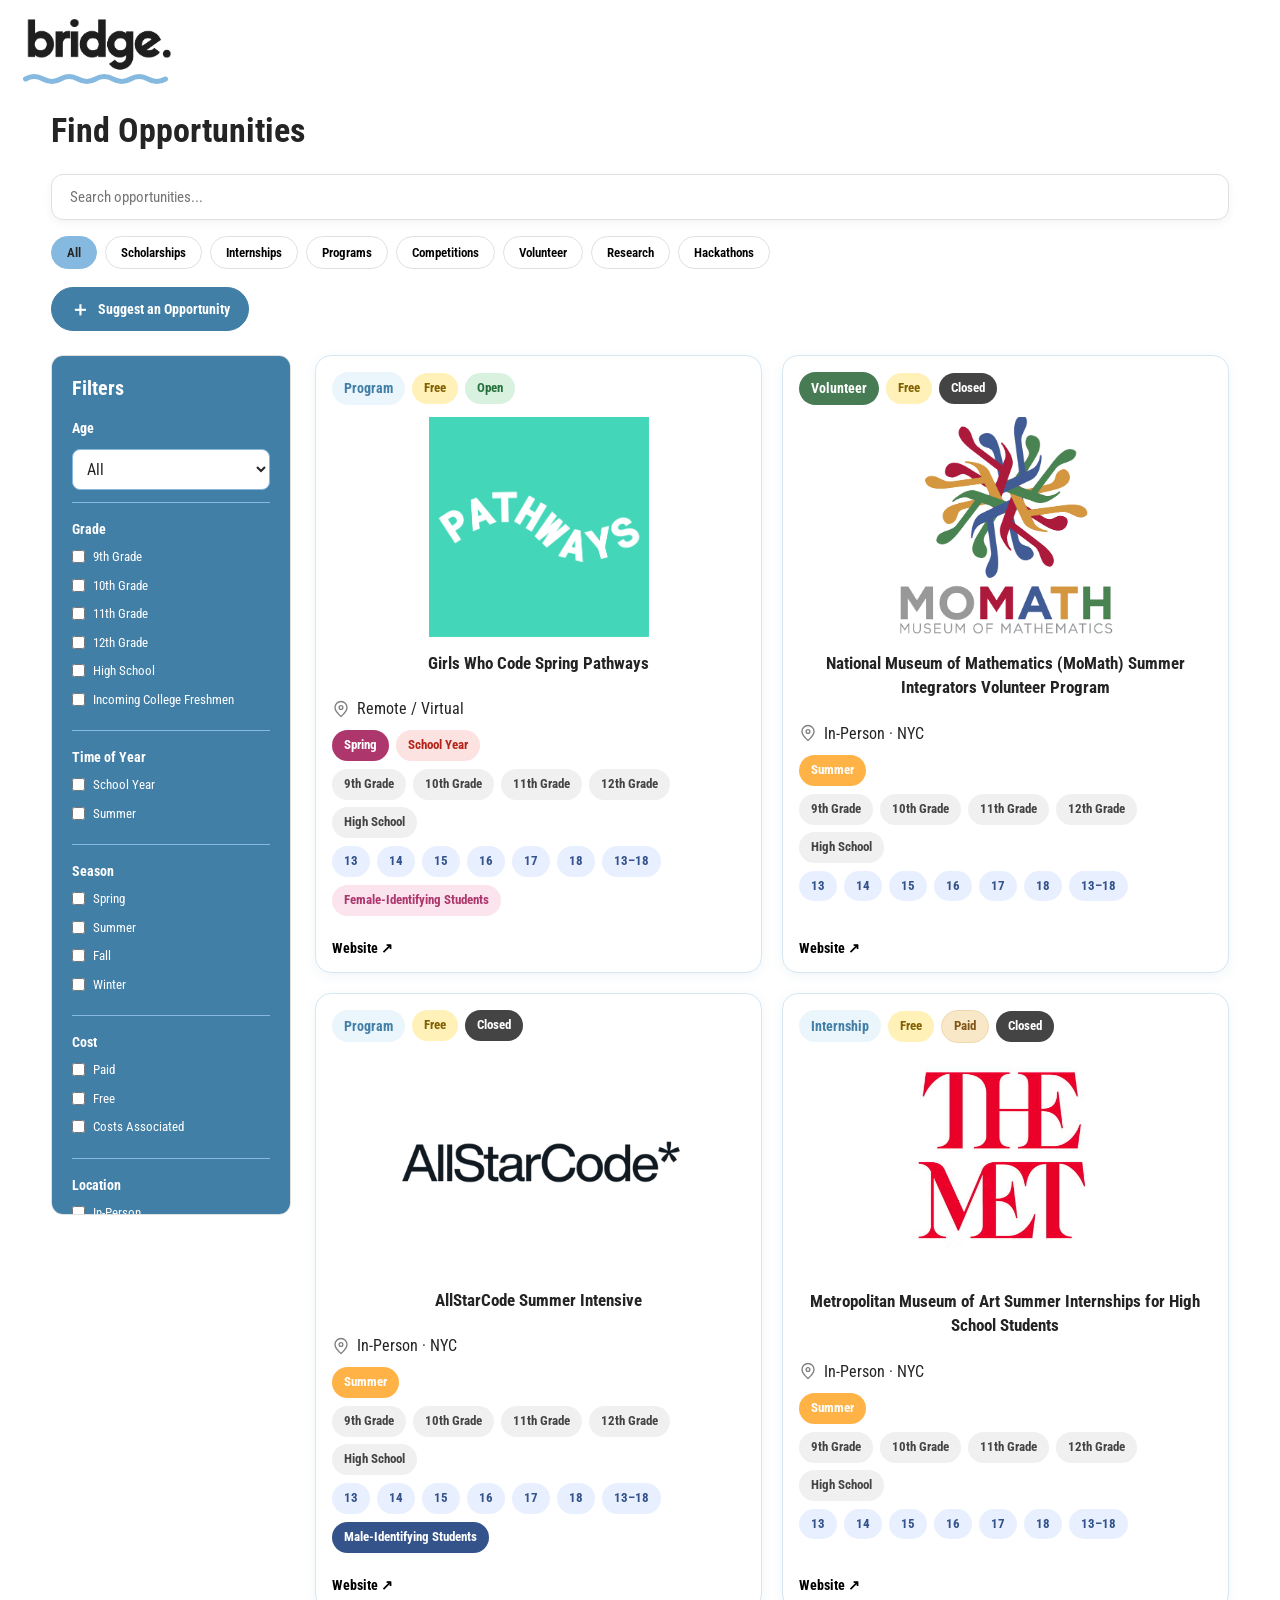
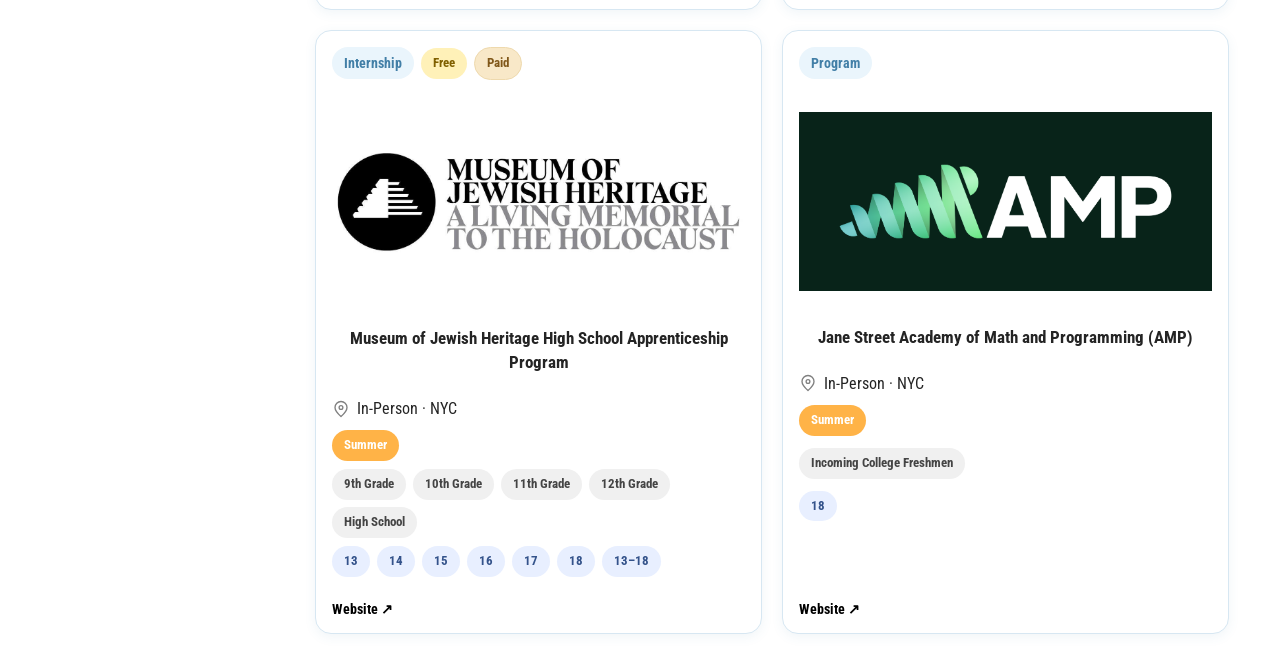
<file: index.html>
<!DOCTYPE html>
<html lang="en-US">
<head>
    <meta charset="UTF-8">
    <meta name="viewport" content="width=device-width, initial-scale=1.0">
    <meta name="theme-color" content="#ffffff">

    <title>Bridge</title>

    <link rel="stylesheet" href="opportunities.css">

    <link rel="preconnect" href="https://fonts.googleapis.com">
    <link rel="preconnect" href="https://fonts.gstatic.com" crossorigin>
    <link
        href="https://fonts.googleapis.com/css2?family=Roboto+Condensed:wght@400;500;600;700&display=swap"
        rel="stylesheet"
    >
</head>

<body>
    <div class="layout">

        <header class="navbar">
            <a href="index.html" class="logo-container" aria-label="Bridge home">
                <img
                    src="images/bridge-logo-removebg-preview.png"
                    alt="Bridge logo"
                    width="150"
                >

                <svg
                    class="squiggly-line"
                    viewBox="0 0 300 24"
                    xmlns="http://www.w3.org/2000/svg"
                    aria-hidden="true"
                >
                    <path
                        d="M3 12 Q20 2 38 12 T73 12 T108 12 T143 12 T178 12 T213 12 T248 12 T283 12"
                        fill="none"
                        stroke="#85b9df"
                        stroke-width="10"
                        stroke-linecap="round"
                    />
                </svg>
            </a>
        </header>

        <main class="main">
            <h1 class="page-title">
                Find Opportunities
            </h1>

            <section class="search-section" aria-label="Search opportunities">
                <input
                    type="search"
                    id="searchBar"
                    placeholder="Search opportunities..."
                    aria-label="Search opportunities"
                >

                <div class="filter-buttons" aria-label="Opportunity categories">
                    <button type="button" data-category="all" class="active">All</button>
                    <button type="button" data-category="Scholarship">Scholarships</button>
                    <button type="button" data-category="Internship">Internships</button>
                    <button type="button" data-category="Program">Programs</button>
                    <button type="button" data-category="Competition">Competitions</button>
                    <button type="button" data-category="Volunteer">Volunteer</button>
                    <button type="button" data-category="Research">Research</button>
                    <button type="button" data-category="Hackathon">Hackathons</button>
                </div>

              <button type="button" id="suggestOpportunityBtn">
    <span aria-hidden="true">＋</span>
    Suggest an Opportunity
</button>  
            </section>

<dialog id="suggestOpportunityDialog" class="suggest-dialog">
    <div class="suggest-dialog-header">
        <div>
            <h2>Suggest an Opportunity</h2>
            <p>Know of a great opportunity we're missing? Send it our way!</p>
        </div>

        <button
            type="button"
            class="suggest-close"
            id="closeSuggestDialog"
            aria-label="Close form"
        >&times;</button>
    </div>

    <form id="suggestOpportunityForm">
        <p class="required-note">Fields marked * are required.</p>

        <div class="suggest-form-group">
            <label for="suggestTitle">Opportunity Name *</label>
            <input
                type="text"
                id="suggestTitle"
                name="Opportunity"
                required
            >
        </div>

        <div class="suggest-form-group">
            <label for="suggestOrganization">Organization *</label>
            <input
                type="text"
                id="suggestOrganization"
                name="Organization"
                maxlength="150"
                required
            >
        </div>

        <div class="suggest-form-group">
            <label for="suggestWebsite">Official Website *</label>
            <input
                type="url"
                id="suggestWebsite"
                name="Website"
                pattern="https://.*"
                title="Enter a website address beginning with https://"
                required
            >
        </div>

        <div class="suggest-form-group">
    <label for="suggestLogo">Logo / Image</label>
    <input type="file" id="suggestLogo" name="Logo" accept="image/*">
</div>

        <div class="suggest-form-group">
            <label for="suggestCategory">Category *</label>
            <select id="suggestCategory" name="Category" required>
                <option value="Scholarship">Scholarship</option>
                <option value="Internship">Internship</option>
                <option value="Program">Program</option>
                <option value="Competition">Competition</option>
                <option value="Volunteer">Volunteer</option>
                <option value="Research">Research</option>
                <option value="Hackathon">Hackathon</option>
            </select>
        </div>

        <div class="suggest-form-row">
            <div class="suggest-form-group">
                <label for="suggestGrades">Eligible Grades *</label>
                <select id="suggestGrades" name="Grades">
                    <option value="9th Grade">9th Grade</option>
                    <option value="10th Grade">10th Grade</option>
                    <option value="11th Grade">11th Grade</option>
                    <option value="12th Grade">12th Grade</option>
                    <option value="High School Underclassman">High School Underclassman</option>
                    <option value="High School Upperclassman">High School Upperclassman</option>
                    <option value="High School">High School</option>
                    <option value="Incoming College Freshman">Incoming College Freshman</option>
                </select>
            </div>

            <div class="suggest-form-group">
                <label for="suggestAge">Eligible Ages *</label>
                <select id="suggestAge" name="Age">
                    <option value="13">13</option>
                    <option value="14">14</option>
                    <option value="15">15</option>
                    <option value="16">16</option>
                    <option value="17">17</option>
                    <option value="18">18</option>
                    <option value="13-18">13 - 18</option>
                </select>
            </div>

            <div class="suggest-form-group">
                <label for="suggestGender">Gender *</label>
                <select id="suggestGender" name="Gender">
                    <option value="Both">Both</option>
                    <option value="Female">Female-Identifying</option>
                    <option value="Male">Male-Identifying</option>
                </select>
            </div>
        </div>

        <div class="suggest-form-row">
            <div class="suggest-form-group">
                <label for="suggestCost">Cost *</label>
                <select id="suggestCost" name="Cost">
                    <option value="Free">Free</option>
                    <option value="Paid">Paid</option>
                    <option value="Costs Associated">Costs Associated</option>
                </select>
            </div>

            <div class="suggest-form-group">
                <label for="suggestLocation">Location *</label>
                <select id="suggestLocation" name="Location">
                    <option value="In-Person">In-Person</option>
                    <option value="Virtual">Virtual</option>
                    <option value="Hybrid">Hybrid</option>
                </select>
            </div>
</div>

        <div class="suggest-form-row">
        <div class="suggest-form-group">
            <label for="suggestYearTime">Time of Year *</label>
            <select id="suggestYearTime" name="Time">
                <option value="Summer">Summer</option>
                <option value="School Year">School Year</option>
            </select>
        </div>

        <div class="suggest-form-group">
            <label for="suggestSeason">Season *</label>
            <select id="suggestSeason" name="Season">
                <option value="Winter">Winter</option>
                <option value="Spring">Spring</option>
                <option value="Summer">Summer</option>
                <option value="Fall">Fall</option>
            </select>
        </div>
        </div>

            <div class="suggest-form-group">
                <label for="suggestDeadline">Deadline</label>
                <input
                    type="date"
                    id="suggestDeadline"
                    name="Deadline"
                >
            </div>

        <p class="suggest-review-note">
            Submissions are suggestions, not guaranteed listings.
            Every opportunity will be reviewed before it is published.
        </p>

        <p id="suggestFormStatus" role="status" aria-live="polite"></p>

        <div class="suggest-form-actions">
            <button type="button" id="cancelSuggestBtn" class="suggest-cancel-btn">
                Cancel
            </button>
            <button type="submit" class="suggest-submit-btn">
                Submit for Review <span aria-hidden="true">→</span>
            </button>
        </div>
    </form>
</dialog>

            <aside class="filter-sidebar" aria-label="Opportunity filters">
                <h2>Filters</h2>

                <div class="filter-group">
                    <label for="ageSelect">Age</label>
                    <select id="ageSelect" data-filter="age">
                        <option value="">All</option>
                        <option value="13">13</option>
                        <option value="14">14</option>
                        <option value="15">15</option>
                        <option value="16">16</option>
                        <option value="17">17</option>
                        <option value="18">18</option>
                    </select>
                </div>

                <fieldset class="filter-group">
                    <legend>Grade</legend>
                    <label><input type="checkbox" value="9th Grade" data-filter="grades"> 9th Grade</label>
                    <label><input type="checkbox" value="10th Grade" data-filter="grades"> 10th Grade</label>
                    <label><input type="checkbox" value="11th Grade" data-filter="grades"> 11th Grade</label>
                    <label><input type="checkbox" value="12th Grade" data-filter="grades"> 12th Grade</label>
                    <label><input type="checkbox" value="High School" data-filter="grades"> High School</label>
                    <label><input type="checkbox" value="Incoming College Freshmen" data-filter="grades"> Incoming College Freshmen</label>
                </fieldset>

                <fieldset class="filter-group">
                    <legend>Time of Year</legend>
                    <label><input type="checkbox" value="School Year" data-filter="time"> School Year</label>
                    <label><input type="checkbox" value="Summer" data-filter="time"> Summer</label>
                </fieldset>

                <fieldset class="filter-group">
                    <legend>Season</legend>
                    <label><input type="checkbox" value="Spring" data-filter="season"> Spring</label>
                    <label><input type="checkbox" value="Summer" data-filter="season"> Summer</label>
                    <label><input type="checkbox" value="Fall" data-filter="season"> Fall</label>
                    <label><input type="checkbox" value="Winter" data-filter="season"> Winter</label>
                </fieldset>

                <fieldset class="filter-group">
                    <legend>Cost</legend>
                    <label><input type="checkbox" value="Paid" data-filter="cost"> Paid</label>
                    <label><input type="checkbox" value="Free" data-filter="cost"> Free</label>
                    <label><input type="checkbox" value="Costs Associated" data-filter="cost"> Costs Associated</label>
                </fieldset>

                <fieldset class="filter-group">
                    <legend>Location</legend>
                    <label><input type="checkbox" value="In-Person" data-filter="location"> In-Person</label>
                    <label><input type="checkbox" value="Virtual" data-filter="location"> Virtual</label>
                </fieldset>

                <fieldset class="filter-group">
                    <legend>Status</legend>
                    <label><input type="checkbox" value="Open" data-filter="status"> Open</label>
                    <label><input type="checkbox" value="Closed" data-filter="status"> Closed</label>
                    <label><input type="checkbox" value="Ends Soon" data-filter="status"> Ends Soon</label>
                </fieldset>

                <fieldset class="filter-group">
                    <legend>Gender</legend>
                    <label>
                        <input type="checkbox" value="Female-Identifying Students" data-filter="gender">
                        Female-Identifying Students
                    </label>
                    <label>
                        <input type="checkbox" value="Male-Identifying Students" data-filter="gender">
                        Male-Identifying Students
                    </label>
                </fieldset>

                <button type="button" id="resetFilters">Reset Filters</button>
            </aside>

            <section class="card-grid" id="cardGrid" aria-label="Available opportunities">

                <article
                    class="card"
                    data-category="Program"
                    data-time="School Year"
                    data-season="Spring"
                    data-cost="Free"
                    data-location="Virtual"
                    data-status="Open"
                    data-gender="Female-Identifying Students"
                    data-grades="9th Grade,10th Grade,11th Grade,12th Grade,High School"
                    data-ages="13,14,15,16,17,18,All Ages"
                >
                    <div class="card-top-tags">
                        <span class="tag program">Program</span>
                        <span class="detail-tag free-tag">Free</span>
                        <span class="detail-tag open-tag">Open</span>
                    </div>

                    <img src="images/pathways_icon@2x.png" alt="Girls Who Code logo">

                    <h3>Girls Who Code Spring Pathways</h3>

                    <div class="opportunity-details">
                        <div class="location-info">
                            <svg
                                class="location-pin"
                                viewBox="0 0 24 24"
                                fill="none"
                                stroke="currentColor"
                                stroke-width="1.8"
                                stroke-linecap="round"
                                stroke-linejoin="round"
                                aria-hidden="true"
                            >
                                <path d="M20 10c0 5-8 12-8 12S4 15 4 10a8 8 0 1 1 16 0Z"/>
                                <circle cx="12" cy="10" r="2.5"/>
                            </svg>
                            <span>Remote / Virtual</span>
                        </div>

                        <div class="opportunity-tags">
                            <div class="tag-row">
                                <span class="detail-tag season-tag">Spring</span>
                                <span class="detail-tag school-year-tag">School Year</span>
                            </div>

                            <div class="tag-row">
                                <span class="detail-tag grade-tag">9th Grade</span>
                                <span class="detail-tag grade-tag">10th Grade</span>
                                <span class="detail-tag grade-tag">11th Grade</span>
                                <span class="detail-tag grade-tag">12th Grade</span>
                                <span class="detail-tag grade-tag">High School</span>
                            </div>

                            <div class="tag-row">
                                <span class="detail-tag age-tag">13</span>
                                <span class="detail-tag age-tag">14</span>
                                <span class="detail-tag age-tag">15</span>
                                <span class="detail-tag age-tag">16</span>
                                <span class="detail-tag age-tag">17</span>
                                <span class="detail-tag age-tag">18</span>
                                <span class="detail-tag age-tag">13–18</span>
                            </div>

                            <div class="tag-row">
                                <span class="detail-tag female-tag">Female-Identifying Students</span>
                            </div>
                        </div>
                    </div>

                    <a
                        href="https://girlswhocode.com/programs/pathways"
                        target="_blank"
                        rel="noopener noreferrer"
                        class="website-link"
                    >Website ↗</a>
                </article>

                <article
                    class="card"
                    data-category="Volunteer"
                    data-time="Summer"
                    data-season="Summer"
                    data-cost="Free"
                    data-location="In-Person"
                    data-city="NYC"
                    data-status="Closed"
                    data-grades="9th Grade,10th Grade,11th Grade,12th Grade,High School"
                    data-ages="13,14,15,16,17,18,All Ages"
                >
                    <div class="card-top-tags">
                        <span class="tag volunteer">Volunteer</span>
                        <span class="detail-tag free-tag">Free</span>
                        <span class="detail-tag closed-tag">Closed</span>
                    </div>

                    <img src="images/momath-logo.gif" alt="National Museum of Mathematics logo">

                    <h3>National Museum of Mathematics (MoMath) Summer Integrators Volunteer Program</h3>

                    <div class="opportunity-details">
                        <div class="location-info">
                            <svg
                                class="location-pin"
                                viewBox="0 0 24 24"
                                fill="none"
                                stroke="currentColor"
                                stroke-width="1.8"
                                stroke-linecap="round"
                                stroke-linejoin="round"
                                aria-hidden="true"
                            >
                                <path d="M20 10c0 5-8 12-8 12S4 15 4 10a8 8 0 1 1 16 0Z"/>
                                <circle cx="12" cy="10" r="2.5"/>
                            </svg>
                            <span>In-Person · NYC</span>
                        </div>

                        <div class="opportunity-tags">
                            <div class="tag-row">
                                <span class="detail-tag summer-tag">Summer</span>
                            </div>

                            <div class="tag-row">
                                <span class="detail-tag grade-tag">9th Grade</span>
                                <span class="detail-tag grade-tag">10th Grade</span>
                                <span class="detail-tag grade-tag">11th Grade</span>
                                <span class="detail-tag grade-tag">12th Grade</span>
                                <span class="detail-tag grade-tag">High School</span>
                            </div>

                            <div class="tag-row">
                                <span class="detail-tag age-tag">13</span>
                                <span class="detail-tag age-tag">14</span>
                                <span class="detail-tag age-tag">15</span>
                                <span class="detail-tag age-tag">16</span>
                                <span class="detail-tag age-tag">17</span>
                                <span class="detail-tag age-tag">18</span>
                                <span class="detail-tag age-tag">13–18</span>
                            </div>
                        </div>
                    </div>

                    <a
                        href="https://momath.org/jobs/volunteers/"
                        target="_blank"
                        rel="noopener noreferrer"
                        class="website-link"
                    >Website ↗</a>
                </article>

<article
    class="card"
    data-category="Program"
    data-time="Summer"
    data-season="Summer"
    data-cost="Free"
    data-status="Closed"
    data-gender="Male-Identifying Students"
    data-grades="9th Grade,10th Grade,11th Grade,12th Grade,High School"
    data-ages="13,14,15,16,17,18"
>
                    <div class="card-top-tags">
                        <span class="tag program">Program</span>
                        <span class="detail-tag free-tag">Free</span>
                        <span class="detail-tag closed-tag">Closed</span>
                    </div>

                    <img src="images/AllStarCode.png" alt="AllStarCode logo">

                    <h3>AllStarCode Summer Intensive</h3>

                    <div class="opportunity-details">
                        <div class="location-info">
    <svg
        class="location-pin"
        viewBox="0 0 24 24"
        fill="none"
        stroke="currentColor"
        stroke-width="1.8"
        stroke-linecap="round"
        stroke-linejoin="round"
        aria-hidden="true"
    >
        <path d="M20 10c0 5-8 12-8 12S4 15 4 10a8 8 0 1 1 16 0Z" />
        <circle cx="12" cy="10" r="2.5" />
    </svg>
    <span>In-Person · NYC</span>
</div>
                        <div class="opportunity-tags">
                            <div class="tag-row">
                                <span class="detail-tag summer-tag">Summer</span>
                            </div>

              <div class="tag-row">
                                <span class="detail-tag grade-tag">9th Grade</span>
                                <span class="detail-tag grade-tag">10th Grade</span>
                                <span class="detail-tag grade-tag">11th Grade</span>
                                <span class="detail-tag grade-tag">12th Grade</span>
                                <span class="detail-tag grade-tag">High School</span>
                            </div>

                            <div class="tag-row">
                                <span class="detail-tag age-tag">13</span>
                                <span class="detail-tag age-tag">14</span>
                                <span class="detail-tag age-tag">15</span>
                                <span class="detail-tag age-tag">16</span>
                                <span class="detail-tag age-tag">17</span>
                                <span class="detail-tag age-tag">18</span>
                                <span class="detail-tag age-tag">13–18</span>
                            </div>

                            <div class="tag-row">
                                <span class="detail-tag male-tag">Male-Identifying Students</span>
                            </div>
                        </div>
                    </div>

                    <a
                        href="https://allstarcode.org/apply/si26/"
                        target="_blank"
                        rel="noopener noreferrer"
                        class="website-link"
                    >Website ↗</a>
                </article>

                <article
                    class="card"
                    data-category="Internship"
                    data-time="Summer"
                    data-season="Summer"
                    data-cost="Free,Paid"
                    data-status="Closed"
                    data-grades="9th Grade,10th Grade,11th Grade,12th Grade,High School"
                    data-ages="13,14,15,16,17,18,13-18,All Ages"
                >
                    <div class="card-top-tags">
                        <span class="tag internship">Internship</span>
                        <span class="detail-tag free-tag">Free</span>
                        <span class="detail-tag paid-tag">Paid</span>
                        <span class="detail-tag closed-tag">Closed</span>
                    </div>

                    <img
                        src="images/20BREUER-articleLarge-v2.avif"
                        alt="The Metropolitan Museum of Art logo"
                    >

                    <h3>Metropolitan Museum of Art Summer Internships for High School Students</h3>

                    <div class="opportunity-details">
                        <div class="location-info">
    <svg
        class="location-pin"
        viewBox="0 0 24 24"
        fill="none"
        stroke="currentColor"
        stroke-width="1.8"
        stroke-linecap="round"
        stroke-linejoin="round"
        aria-hidden="true"
    >
        <path d="M20 10c0 5-8 12-8 12S4 15 4 10a8 8 0 1 1 16 0Z" />
        <circle cx="12" cy="10" r="2.5" />
    </svg>
    <span>In-Person · NYC</span>
</div>
                        <div class="opportunity-tags">
                            <div class="tag-row">
                                <span class="detail-tag summer-tag">Summer</span>
                            </div>

                            <div class="tag-row">
                                <span class="detail-tag grade-tag">9th Grade</span>
                                <span class="detail-tag grade-tag">10th Grade</span>
                                <span class="detail-tag grade-tag">11th Grade</span>
                                <span class="detail-tag grade-tag">12th Grade</span>
                                <span class="detail-tag grade-tag">High School</span>
                            </div>

                            <div class="tag-row">
                                <span class="detail-tag age-tag">13</span>
                                <span class="detail-tag age-tag">14</span>
                                <span class="detail-tag age-tag">15</span>
                                <span class="detail-tag age-tag">16</span>
                                <span class="detail-tag age-tag">17</span>
                                <span class="detail-tag age-tag">18</span>
                                <span class="detail-tag age-tag">13–18</span>
                            </div>
                        </div>
                    </div>

                    <a
                        href="https://www.metmuseum.org/opportunities/internships/summer-internships-for-high-school-students"
                        target="_blank"
                        rel="noopener noreferrer"
                        class="website-link"
                    >Website ↗</a>
                </article>

                <article
                    class="card"
                    data-category="Internship"
                    data-time="Summer"
                    data-season="Summer"
                    data-cost="Free,Paid"
                    data-grades="9th Grade,10th Grade,11th Grade,12th Grade,High School"
                    data-ages="13,14,15,16,17,18,13-18,All Ages"
                >
                    <div class="card-top-tags">
                        <span class="tag internship">Internship</span>
                        <span class="detail-tag free-tag">Free</span>
                        <span class="detail-tag paid-tag">Paid</span>
                    </div>

                    <img
                        src="images/MJH-Logo-2200px.jpg"
                        alt="Museum of Jewish Heritage logo"
                    >

                    <h3>Museum of Jewish Heritage High School Apprenticeship Program</h3>

                    <div class="opportunity-details">
                        <div class="location-info">
    <svg
        class="location-pin"
        viewBox="0 0 24 24"
        fill="none"
        stroke="currentColor"
        stroke-width="1.8"
        stroke-linecap="round"
        stroke-linejoin="round"
        aria-hidden="true"
    >
        <path d="M20 10c0 5-8 12-8 12S4 15 4 10a8 8 0 1 1 16 0Z" />
        <circle cx="12" cy="10" r="2.5" />
    </svg>
    <span>In-Person · NYC</span>
</div>
                        <div class="opportunity-tags">
                            <div class="tag-row">
                                <span class="detail-tag summer-tag">Summer</span>
                            </div>

                            <div class="tag-row">
                                <span class="detail-tag grade-tag">9th Grade</span>
                                <span class="detail-tag grade-tag">10th Grade</span>
                                <span class="detail-tag grade-tag">11th Grade</span>
                                <span class="detail-tag grade-tag">12th Grade</span>
                                <span class="detail-tag grade-tag">High School</span>
                            </div>

                            <div class="tag-row">
                                <span class="detail-tag age-tag">13</span>
                                <span class="detail-tag age-tag">14</span>
                                <span class="detail-tag age-tag">15</span>
                                <span class="detail-tag age-tag">16</span>
                                <span class="detail-tag age-tag">17</span>
                                <span class="detail-tag age-tag">18</span>
                                <span class="detail-tag age-tag">13–18</span>
                            </div>
                        </div>
                    </div>

                    <a
                        href="https://mjhnyc.org/about-the-museum-of-jewish-heritage/internships-and-fellowships/#hsap
                        target="_blank"
                        rel="noopener noreferrer"
                        class="website-link"
                    >Website ↗</a>
                </article>

                <article
                    class="card"
                    data-category="Program"
                    data-grades="Incoming College Freshmen"
                    data-ages="18"
                >
                    <div class="card-top-tags">
                        <span class="tag program">Program</span>
                    </div>

                    <img
                        src="images/Program_banners_AMP-72a7e8e1d6dff05d896c6ea5c0f95f61ccffd14c362de1c4885a1e76cab6f0b6.png"
                        alt="Jane Street Academy of Math and Programming logo"
                    >

                    <h3>Jane Street Academy of Math and Programming (AMP)</h3>

                    <div class="opportunity-details">
                        <div class="location-info">
    <svg
        class="location-pin"
        viewBox="0 0 24 24"
        fill="none"
        stroke="currentColor"
        stroke-width="1.8"
        stroke-linecap="round"
        stroke-linejoin="round"
        aria-hidden="true"
    >
        <path d="M20 10c0 5-8 12-8 12S4 15 4 10a8 8 0 1 1 16 0Z" />
        <circle cx="12" cy="10" r="2.5" />
    </svg>
    <span>In-Person · NYC</span>
</div>

                            <div class="tag-row">
                                <span class="detail-tag summer-tag">Summer</span>
                            </div>
                        <div class="tag-row">
                            <span class="detail-tag grade-tag">Incoming College Freshmen</span>
                        </div>

                        <div class="tag-row">
                            <span class="detail-tag age-tag">18</span>
                        </div>
                    </div>

                    <a
                        href="https://www.janestreet.com/join-jane-street/programs-and-events/amp/"
                        target="_blank"
                        rel="noopener noreferrer"
                        class="website-link"
                    >Website ↗</a>
                </article>

            </section>
        </main>
    </div>

    <script src="script.js"></script>
</body>
</html>
</file>
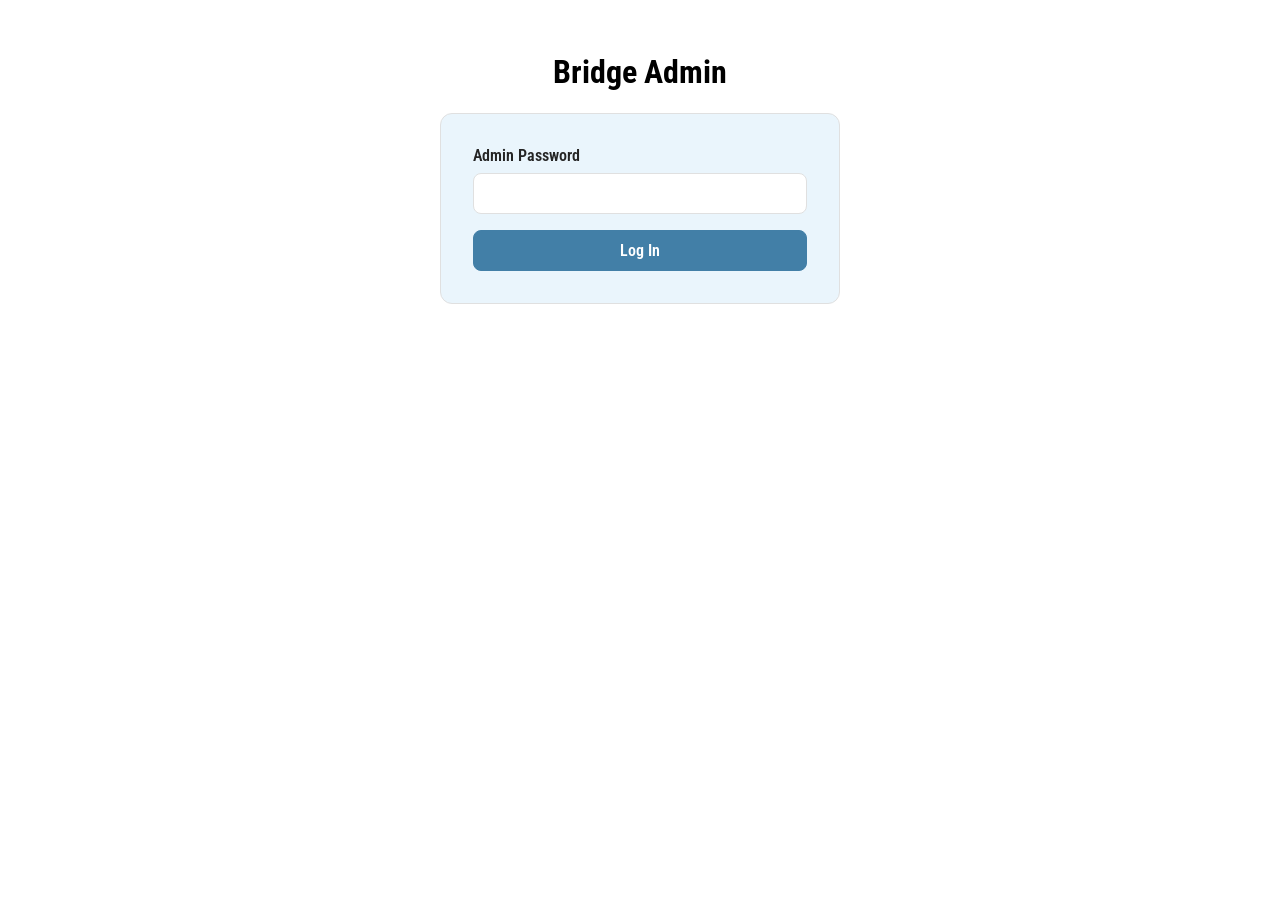
<file: admin.html>
<!DOCTYPE html>
<html lang="en-US">
<head>
    <meta charset="UTF-8">
    <meta name="viewport" content="width=device-width, initial-scale=1.0">
    <title>Bridge | Admin</title>

    <link rel="stylesheet" href="opportunities.css">
    <link rel="stylesheet" href="admin.css">

    <link rel="preconnect" href="https://fonts.googleapis.com">
    <link rel="preconnect" href="https://fonts.gstatic.com" crossorigin>
    <link
        href="https://fonts.googleapis.com/css2?family=Roboto+Condensed:wght@400;500;600;700&display=swap"
        rel="stylesheet"
    >
</head>

<body>
    <main class="admin-page">
        <h1>Bridge Admin</h1>

        <form id="passwordForm" class="password-card">
            <label>
                Admin Password
                <input type="password" id="passwordInput" required>
            </label>

            <button type="submit" class="btn btn-primary">Log In</button>
            <p id="passwordError" class="form-error"></p>
        </form>

        <div id="adminContent" hidden>
            <h2>Pending Suggestions</h2>
            <div id="suggestionList"></div>

            <h2>Approved Opportunities</h2>
            <div id="approvedList"></div>
        </div>
    </main>

    <script>
        const API = "https://bridge-okke.onrender.com";

        const EDITABLE_FIELDS = [
            ["opportunity_name", "Opportunity Name"],
            ["organization", "Organization"],
            ["official_website", "Website URL"],
            ["category", "Category"],
            ["eligible_grades", "Eligible Grades"],
            ["eligible_ages", "Eligible Ages"],
            ["gender", "Gender"],
            ["cost", "Cost"],
            ["location", "Location"],
            ["time_of_year", "Time of Year"],
            ["season", "Season"],
            ["deadline", "Deadline"]
        ];

        let authHeaders = {};

        const FIELD_OPTIONS = {
            category: [
                "Scholarship", "Internship", "Program",
                "Competition", "Volunteer", "Research", "Hackathon"
            ],
            eligible_grades: [
                "9th Grade", "10th Grade", "11th Grade", "12th Grade",
                "High School Underclassman", "High School Upperclassman",
                "High School", "Incoming College Freshman", "All Grades"
            ],
            eligible_ages: [
                "13", "14", "15", "16", "17", "18", "13-18", "All Ages"
            ],
            gender: ["Both", "Female", "Male"],
            cost: ["Free", "Paid", "Costs Associated"],
            location: ["In-Person", "Virtual", "Hybrid"],
            time_of_year: ["Summer", "School Year"],
            season: ["Winter", "Spring", "Summer", "Fall"]
        };

        const passwordForm = document.getElementById("passwordForm");
        const passwordError = document.getElementById("passwordError");
        const adminContent = document.getElementById("adminContent");

        passwordForm.addEventListener("submit", event => {
            event.preventDefault();

            authHeaders = {
                "X-Admin-Password":
                    document.getElementById("passwordInput").value
            };

            passwordError.textContent = "";

            fetch(API + "/api/suggestions", {
                headers: authHeaders
            })
                .then(response => {
                    if (response.status === 401) {
                        throw new Error("Wrong password");
                    }

                    if (!response.ok) {
                        throw new Error("Server error");
                    }

                    return response.json();
                })
                .then(suggestions => {
                    passwordForm.style.display = "none";

                    adminContent.hidden = false;
                    adminContent.style.display = "block";

                    renderSuggestions(suggestions);
                    loadApproved();
                })
                .catch(error => {
                    passwordError.textContent =
                        error.message === "Wrong password"
                            ? "Wrong password. Try again."
                            : "Could not reach the server. The backend may be waking up — try again in a minute.";
                });
        });

        function renderSuggestions(suggestions) {
            const list = document.getElementById("suggestionList");
            list.innerHTML = "";

            if (suggestions.length === 0) {
                list.innerHTML =
                    '<p class="empty-message">No pending suggestions.</p>';
                return;
            }

            suggestions.forEach(suggestion => {
                const card = document.createElement("div");
                card.className = "admin-card";

                const title = document.createElement("h3");
                title.textContent = suggestion.opportunity_name;
                card.appendChild(title);

                const grid = document.createElement("div");
                grid.className = "edit-grid";

                EDITABLE_FIELDS.forEach(([field, label]) => {
                    const wrapper = document.createElement("label");
                    wrapper.textContent = label;

                    const current = suggestion[field] || "";
                    let input;

                    if (FIELD_OPTIONS[field]) {
                        input = document.createElement("select");

                        const options = FIELD_OPTIONS[field].slice();

                        if (current && !options.includes(current)) {
                            options.unshift(current);
                        }

                        options.forEach(value => {
                            const option = document.createElement("option");
                            option.value = value;
                            option.textContent = value;
                            input.appendChild(option);
                        });

                        input.value = current;
                    } else {
                        input = document.createElement("input");

                        if (field === "deadline") {
                            input.type = "date";
                        }

                        input.value = current;
                    }

                    input.name = field;
                    wrapper.appendChild(input);
                    grid.appendChild(wrapper);
                });

                card.appendChild(grid);

                let imageData = suggestion.image || "";

                const logoSection = document.createElement("div");
                logoSection.className = "logo-section";

                const logoLabel = document.createElement("span");
                logoLabel.textContent = "Logo image";

                const preview = document.createElement("img");
                preview.className = "logo-preview";
                preview.alt = "Logo preview";

                if (imageData) {
                    preview.src = imageData;
                } else {
                    preview.hidden = true;
                }

                const fileInput = document.createElement("input");
                fileInput.type = "file";
                fileInput.accept = "image/*";

                fileInput.addEventListener("change", () => {
                    const file = fileInput.files[0];

                    if (!file) {
                        return;
                    }

                    resizeImage(file, dataUrl => {
                        imageData = dataUrl;
                        preview.src = dataUrl;
                        preview.hidden = false;
                    });
                });

                logoSection.appendChild(logoLabel);
                logoSection.appendChild(preview);
                logoSection.appendChild(fileInput);
                card.appendChild(logoSection);

                const actions = document.createElement("div");
                actions.className = "card-actions";

                const status = document.createElement("p");
                status.className = "card-status";

                const saveBtn = makeButton(
                    "Save Changes",
                    "btn",
                    () => {
                        const updated = {};

                        grid.querySelectorAll("input, select")
                            .forEach(input => {
                                updated[input.name] = input.value;
                            });

                        updated.image = imageData;

                        fetch(API + "/api/suggestions/" + suggestion.id, {
                            method: "PUT",
                            headers: {
                                ...authHeaders,
                                "Content-Type": "application/json"
                            },
                            body: JSON.stringify(updated)
                        })
                            .then(response => {
                                if (!response.ok) {
                                    throw new Error("Could not save changes.");
                                }

                                status.textContent = "Saved ✓";
                            })
                            .catch(() => {
                                status.textContent = "Could not save changes.";
                            });
                    }
                );

                const approveBtn = makeButton(
                    "Approve",
                    "btn btn-primary",
                    () => {
                        const updated = {};

                        grid.querySelectorAll("input, select")
                            .forEach(input => {
                                updated[input.name] = input.value;
                            });

                        updated.image = imageData;

                        fetch(API + "/api/suggestions/" + suggestion.id, {
                            method: "PUT",
                            headers: {
                                ...authHeaders,
                                "Content-Type": "application/json"
                            },
                            body: JSON.stringify(updated)
                        })
                            .then(response => {
                                if (!response.ok) {
                                    throw new Error("Could not save changes.");
                                }

                                return fetch(
                                    API + "/api/suggestions/" +
                                    suggestion.id + "/approve",
                                    {
                                        method: "POST",
                                        headers: authHeaders
                                    }
                                );
                            })
                            .then(response => {
                                if (!response.ok) {
                                    throw new Error("Could not approve suggestion.");
                                }

                                card.remove();
                                loadApproved();
                            })
                            .catch(() => {
                                status.textContent = "Could not approve suggestion.";
                            });
                    }
                );

                const rejectBtn = makeButton(
                    "Reject",
                    "btn btn-danger",
                    () => {
                        fetch(
                            API + "/api/suggestions/" +
                            suggestion.id + "/reject",
                            {
                                method: "POST",
                                headers: authHeaders
                            }
                        )
                            .then(response => {
                                if (!response.ok) {
                                    throw new Error("Could not reject suggestion.");
                                }

                                card.remove();
                            })
                            .catch(() => {
                                status.textContent = "Could not reject suggestion.";
                            });
                    }
                );

                actions.appendChild(saveBtn);
                actions.appendChild(approveBtn);
                actions.appendChild(rejectBtn);

                card.appendChild(actions);
                card.appendChild(status);

                list.appendChild(card);
            });
        }

        function loadApproved() {
            fetch(API + "/api/opportunities")
                .then(response => {
                    if (!response.ok) {
                        throw new Error("Could not load opportunities.");
                    }

                    return response.json();
                })
                .then(opportunities => {
                    const list = document.getElementById("approvedList");
                    list.innerHTML = "";

                    if (opportunities.length === 0) {
                        list.innerHTML =
                            '<p class="empty-message">No approved opportunities yet.</p>';
                        return;
                    }

                    opportunities.forEach(opp => {
                        const card = document.createElement("div");
                        card.className = "admin-card";

                        const title = document.createElement("h3");
                        title.textContent = opp.opportunity_name;

                        if (opp.image) {
                            const logo = document.createElement("img");
                            logo.className = "logo-preview";
                            logo.src = opp.image;
                            logo.alt = opp.opportunity_name + " logo";
                            card.appendChild(logo);
                        }

                        const details = document.createElement("p");
                        details.textContent =
                            (opp.organization || "") +
                            " — " +
                            (opp.category || "");

                        const link = document.createElement("a");
                        link.href = opp.official_website;
                        link.textContent = "Website";
                        link.target = "_blank";
                        link.rel = "noopener noreferrer";

                        const actions = document.createElement("div");
                        actions.className = "card-actions";

                        const removeBtn = makeButton(
                            "Remove",
                            "btn btn-danger",
                            () => {
                                fetch(
                                    API + "/api/suggestions/" + opp.id,
                                    {
                                        method: "DELETE",
                                        headers: authHeaders
                                    }
                                )
                                    .then(response => {
                                        if (!response.ok) {
                                            throw new Error("Could not remove opportunity.");
                                        }

                                        card.remove();
                                    });
                            }
                        );

                        actions.appendChild(removeBtn);

                        card.appendChild(title);
                        card.appendChild(details);
                        card.appendChild(link);
                        card.appendChild(actions);

                        list.appendChild(card);
                    });
                })
                .catch(error => {
                    console.error(error);
                });
        }

        function resizeImage(file, done) {
            const reader = new FileReader();

            reader.onload = () => {
                const img = new Image();

                img.onload = () => {
                    const maxSize = 400;

                    const scale = Math.min(
                        1,
                        maxSize / Math.max(img.width, img.height)
                    );

                    const canvas = document.createElement("canvas");

                    canvas.width = img.width * scale;
                    canvas.height = img.height * scale;

                    canvas.getContext("2d").drawImage(
                        img,
                        0,
                        0,
                        canvas.width,
                        canvas.height
                    );

                    done(canvas.toDataURL("image/png"));
                };

                img.src = reader.result;
            };

            reader.readAsDataURL(file);
        }

        function makeButton(text, className, onClick) {
            const button = document.createElement("button");

            button.type = "button";
            button.textContent = text;
            button.className = className;

            button.addEventListener("click", onClick);

            return button;
        }
    </script>
</body>
</html>
</file>
<file: opportunities.css>
* {
    box-sizing: border-box;
}

:root {
    --blue: #427fa7;
    --light-blue: #85b9df;
    --pale-blue: #eaf5fc;
    --text: #242424;
    --muted: #666666;
    --border: #e0e0e0;
    --red-bg: #fde2e2;
    --red-text: #b42318;
}

html {
    scroll-behavior: smooth;
}

body {
    margin: 0;
    color: var(--text);
    font-family: "Roboto Condensed", sans-serif;
}

button,
input,
select {
    font: inherit;
}

img {
    max-width: 100%;
}

.navbar {
    display: flex;
    align-items: center;
    justify-content: space-between;
    flex-wrap: wrap;
    gap: 16px 32px;
    width: 100%;
    padding: 16px 24px;
}

.logo-container {
    display: flex;
    flex: 0 0 auto;
    flex-direction: column;
    align-items: center;
    text-decoration: none;
}

.logo-container img {
    display: block;
    width: 150px;
    height: auto;
}

nav {
    flex: 1 1 400px;
    min-width: 0;
}

nav ul {
    display: flex;
    align-items: center;
    justify-content: flex-end;
    flex-wrap: wrap;
    gap: 8px 24px;
    margin: 0;
    padding: 0;
    list-style: none;
}

nav a {
    display: inline-block;
    padding: 8px 0;
    color: var(--text);
    font-size: 16px;
    font-weight: 600;
    text-decoration: none;
}

nav a:hover,
nav a[aria-current="page"] {
    color: var(--blue);
}

.squiggly-line {
    display: block;
    width: 150px;
    max-width: 100%;
    height: 30px;
    margin: -8px auto 0;
    overflow: visible;
}

.squiggly-line path {
    stroke-dasharray: 300;
    stroke-dashoffset: 300;
    animation: draw-squiggle 1.5s ease-out forwards;
}

@keyframes draw-squiggle {
    to {
        stroke-dashoffset: 0;
    }
}

.main {
    display: grid;
    grid-template-columns: minmax(200px, 240px) minmax(0, 1fr);
    grid-template-areas:
        "title title"
        "search search"
        "sidebar cards";
    align-items: start;
    gap: 24px;
    width: 92%;
    max-width: 1400px;
    margin: 0px auto 32px;
}

.page-title {
    grid-area: title;
    margin: 0;
    font-size: clamp(26px, 3vw, 34px);
    font-weight: 700;
    overflow-wrap: anywhere;
}

.search-section {
    grid-area: search;
    min-width: 0;
}

#searchBar {
    display: block;
    width: 100%;
    min-width: 0;
    margin: 0 0 16px;
    padding: 13px 18px;
    border: 1px solid var(--border);
    border-radius: 12px;
    background: #ffffff;
    font-size: 15px;
    box-shadow: 0 3px 10px rgb(0 0 0 / 5%);
}

#searchBar:focus-visible,
select:focus-visible,
button:focus-visible,
a:focus-visible,
input:focus-visible {
    outline: 2px solid var(--light-blue);
    outline-offset: 3px;
}

.filter-buttons {
    display: flex;
    flex-wrap: wrap;
    gap: 8px;
}

.filter-buttons button {
    padding: 8px 15px;
    border: 1px solid var(--border);
    border-radius: 999px;
    background: #ffffff;
    font-size: 13px;
    font-weight: 600;
    cursor: pointer;
    transition: background 0.2s ease;
}

.filter-buttons button:hover {
    background: var(--pale-blue);
}

.filter-buttons button.active {
    border-color: var(--light-blue);
    background: var(--light-blue);
    color: var(--text);
}

.filter-sidebar {
    position: sticky;
    top: 20px;
    grid-area: sidebar;
    min-width: 0;
    max-height: calc(100vh - 40px);
    overflow-y: auto;
    padding: 20px;
    border: 1px solid var(--border);
    border-radius: 12px;
    background: var(--blue);
    color: #ffffff;
}

.filter-sidebar h2 {
    margin: 0 0 18px;
    font-size: 20px;
}

.filter-group {
    min-width: 0;
    margin: 0 0 18px;
    padding: 0 0 12px;
    border: 0;
    border-bottom: 1px solid var(--light-blue);
}

.filter-group legend,
.filter-group > label:not(:has(input)) {
    display: block;
    margin-bottom: 10px;
    padding: 0;
    font-size: 14px;
    font-weight: 700;
}

.filter-group label {
    display: flex;
    align-items: flex-start;
    gap: 8px;
    margin-bottom: 9px;
    font-size: 13px;
    line-height: 1.5;
    overflow-wrap: anywhere;
    cursor: pointer;
}

.filter-group input[type="checkbox"] {
    flex: 0 0 auto;
    margin: 3px 0 0;
    accent-color: var(--light-blue);
}

.filter-group select {
    display: block;
    width: 100%;
    padding: 9px 10px;
    border: 1px solid var(--light-blue);
    border-radius: 8px;
    background: #ffffff;
    color: var(--text);
}

#resetFilters {
    width: 100%;
    padding: 10px 14px;
    border: 0;
    border-radius: 999px;
    background: var(--pale-blue);
    color: #285b80;
    font-size: 14px;
    font-weight: 700;
    cursor: pointer;
}

#resetFilters:hover {
    background: #dceefa;
}

.card-grid {
    display: grid;
    grid-area: cards;
    grid-template-columns: repeat(2, minmax(0, 1fr));
    align-items: stretch;
    gap: 20px;
    min-width: 0;
}


.card {
    display: flex;
    flex-direction: column;
    min-width: 0;
    padding: 16px;
    border: 1px solid #d7e7f2;
    border-radius: 16px;
    background: #ffffff;
    box-shadow: 0 3px 12px rgb(66 127 167 / 8%);
    transition: transform 0.2s ease, box-shadow 0.2s ease;
}

.card:hover {
    transform: translateY(-3px);
    box-shadow: 0 7px 20px rgb(66 127 167 / 16%);
}


.card[hidden] {
    display: none;
}

.card img {
    display: block;
    width: 100%;
    height: clamp(130px, 18vw, 220px);
    margin: 0 0 14px;
    object-fit: contain;
}

.card h3 {
    margin: 0 0 12px;
    font-size: 17px;
    font-weight: 700;
    line-height: 1.45;
    overflow-wrap: anywhere;
    text-align: center;
}

.website-link,
.card a {
    display: inline-block;
    align-self: flex-start;
    margin-top: auto;
    padding-top: 12px;
    color: #000000;
    font-size: 14px;
    font-weight: 700;
    text-decoration: none;
}

.website-link:hover,
.card a:hover {
    color: #000000;
    text-decoration: underline;
}

.card-top-tags {
    display: flex;
    align-items: center;
    flex-wrap: wrap;
    gap: 7px;
    margin-bottom: 12px;
}

.tag,
.detail-tag {
    display: inline-block;
    max-width: 100%;
    padding: 7px 12px;
    border-radius: 999px;
    font-size: 13px;
    font-weight: 700;
    line-height: 1.3;
    overflow-wrap: anywhere;
}

.tag {
    font-size: 14px;
}

.program,
.scholarship,
.internship {
    background: #eaf5fc;
    color: #427fa7;
}

.competition,
.research,
.season-tag {
    background: #f1edff;
    color: #7462a8;
}

.volunteer {
    background: #477b54;
    color: white;
}

.hackathon {
    background: #fff0df;
    color: #9b6532;
}

.opportunity-details {
    display: flex;
    flex-direction: column;
    align-items: flex-start;
    gap: 12px;
    margin: 12px 0;
}

.logo {
    width: 28px;
    height: 28px;
    background: white;
    border: 2px solid #808080;
    border-radius: 50% 50% 50% 0;
    transform: rotate(-45deg);
}

.opportunity-tags {
    display: flex;
    flex-direction: column;
    align-items: flex-start;
    gap: 8px;
    width: 100%;
}

.tag-row {
    display: flex;
    flex-wrap: wrap;
    align-items: center;
    gap: 7px;
    width: 100%;
}

.season-tag {
    background: #ad376d;
    color: white;
}

.summer-tag {
    background: #ffb347;
    color: #ffffff;
}

.fall-tag {
    background: #f4a261;
    color: #713b0b;
}

.school-year-tag {
    background: #fde2e2;
    color: #b42318;
}

.ends-soon-tag,
.soon-tag {
    background: #b42318;
    color: #ffffff;
}

.grade-tag {
    background: #f0f0f0;
    color: #444444;
}

.age-tag {
    background: #e8efff;
    color: #34538b;
}

.free-tag {
    background: #fff1b8;
    color: #806000;
}

.open-tag {
    background: #d9f2df;
    color: #26713c;
}

.closed-tag {
    background: #444444;
    color: white;
}

.female-tag {
    background: #fce4ef;
    color: #ad376d;
}

.paid-tag {
    background: #F8E8C8;
    color: #805719;
    border: 1px solid #EED9AD;
}

.card .tag,
.card .detail-tag {
    cursor: pointer;
}

.card .tag:hover,
.card .detail-tag:hover {
    filter: brightness(0.96);
}

@media (max-width: 1050px) {
    .navbar {
        justify-content: center;
    }

    nav {
        flex-basis: 100%;
    }

    nav ul {
        justify-content: center;
        gap: 8px 20px;
    }

    .main {
        width: 94%;
        grid-template-columns: minmax(170px, 210px) minmax(0, 1fr);
        gap: 18px;
    }

    .card-grid {
        gap: 16px;
    }

    .card {
        padding: 12px;
    }

    .detail-tag {
        padding: 6px 9px;
        font-size: 12px;
    }
}

@media (max-width: 760px) {
    .navbar {
        padding: 12px 16px;
    }

    nav ul {
        gap: 6px 16px;
    }

    nav a {
        font-size: 15px;
    }

    .main {
        grid-template-columns: minmax(0, 1fr);
        grid-template-areas:
            "title"
            "search"
            "sidebar"
            "cards";
        gap: 20px;
        margin: 24px auto;
    }

    .filter-sidebar {
        position: static;
        max-height: none;
        overflow: visible;
    }

    .card-grid {
        grid-template-columns: repeat(2, minmax(0, 1fr));
    }

    .card img {
        height: 170px;
    }

    .detail-tag {
        white-space: normal;
    }
}

@media (max-width: 480px) {
    .navbar {
        gap: 12px;
        padding: 10px 12px;
    }

    .logo-container img,
    .squiggly-line {
        width: 125px;
    }

    nav ul {
        gap: 5px 12px;
    }

    nav a {
        font-size: 14px;
    }

    .main {
        width: calc(100% - 28px);
        margin: 20px auto;
        gap: 18px;
    }

    .page-title {
        font-size: 27px;
    }

    .filter-sidebar {
        padding: 16px;
    }

    .filter-buttons {
        gap: 7px;
    }

    .filter-buttons button {
        padding: 8px 11px;
        font-size: 12px;
    }

    .card-grid {
        grid-template-columns: minmax(0, 1fr);
        gap: 16px;
    }

    .card {
        padding: 15px;
    }

    .card img {
        height: 190px;
    }

    .card h3 {
        font-size: 17px;
    }

    .detail-tag {
        font-size: 13px;
    }
}

@media (prefers-reduced-motion: reduce) {
    *,
    *::before,
    *::after {
        scroll-behavior: auto !important;
        animation: none !important;
        transition: none !important;
    }

    .squiggly-line path {
        stroke-dashoffset: 0;
    }
}


.location-info {
    display: flex;
    align-items: center;
    gap: 7px;
}

.location-pin {
    width: 18px;
    height: 18px;
    flex-shrink: 0;
    color: #808080;
}

.male-tag{
    background:#34538b;
    color: white; 
}

.controls{
    text-align: center;
}

.filter-sidebar {
    scrollbar-color: #000000 #427fa7;
    scrollbar-width: auto;
}

.filter-sidebar::-webkit-scrollbar {
    width: 12px;
}

.filter-sidebar::-webkit-scrollbar-track {
    background: #427fa7;
    border-radius: 10px;
}

.filter-sidebar::-webkit-scrollbar-thumb {
    background: #000000;
    border-radius: 10px;
}

.filter-sidebar::-webkit-scrollbar-thumb:hover {
    background: #333333;
}

#suggestOpportunityBtn {
    display: inline-flex;
    align-items: center;
    justify-content: center;
    gap: 8px;
    margin-top: 18px;
    padding: 11px 18px;
    border: 1px solid var(--blue);
    border-radius: 999px;
    background: var(--blue);
    color: #ffffff;
    font-size: 14px;
    font-weight: 700;
    cursor: pointer;
    transition: background 0.2s ease, transform 0.2s ease;
}

#suggestOpportunityBtn span {
    font-size: 20px;
    line-height: 1;
}

#suggestOpportunityBtn:hover {
    background: #326789;
    transform: translateY(-1px);
}

.suggest-dialog {
    width: min(620px, calc(100% - 28px));
    max-width: 620px;
    max-height: 90vh;
    padding: 0;
    overflow-y: auto;
    border: 1px solid var(--border);
    border-radius: 18px;
    background: #ffffff;
    color: var(--text);
    box-shadow: 0 20px 60px rgb(0 0 0 / 20%);
    font-family: "Roboto Condensed", sans-serif;
}

.suggest-dialog::backdrop {
    background: rgb(25 35 45 / 55%);
    backdrop-filter: blur(3px);
}

.suggest-dialog-header {
    display: flex;
    align-items: flex-start;
    justify-content: space-between;
    gap: 16px;
    padding: 24px 24px 18px;
    border-bottom: 1px solid var(--border);
}

.suggest-eyebrow {
    margin: 0 0 7px;
    color: var(--blue);
    font-size: 11px;
    font-weight: 700;
    letter-spacing: 1.5px;
}

.suggest-dialog-header h2 {
    margin: 0 0 8px;
    font-size: 25px;
}

.suggest-dialog-header p:last-child {
    margin: 0;
    color: var(--muted);
    font-size: 14px;
    line-height: 1.5;
}

.suggest-close {
    flex-shrink: 0;
    width: 34px;
    height: 34px;
    border: 0;
    border-radius: 50%;
    background: #f2f2f2;
    color: var(--text);
    font-size: 25px;
    cursor: pointer;
}

.suggest-close:hover {
    background: #e5e5e5;
}

#suggestOpportunityForm {
    padding: 20px 24px 24px;
}

.required-note {
    margin: 0 0 18px;
    color: var(--muted);
    font-size: 12px;
}

.suggest-form-group {
    display: flex;
    flex: 1;
    flex-direction: column;
    gap: 7px;
    min-width: 0;
    margin-bottom: 17px;
}

.suggest-form-group label {
    font-size: 14px;
    font-weight: 700;
}

.suggest-form-group input,
.suggest-form-group select,
.suggest-form-group textarea {
    width: 100%;
    min-width: 0;
    padding: 11px 12px;
    border: 1px solid #d8dfe4;
    border-radius: 9px;
    background: #ffffff;
    color: var(--text);
    font-size: 14px;
}

.suggest-form-group textarea {
    resize: vertical;
    line-height: 1.5;
}

.suggest-form-group input::placeholder,
.suggest-form-group textarea::placeholder {
    color: #929292;
}

.suggest-form-group input:focus,
.suggest-form-group select:focus,
.suggest-form-group textarea:focus {
    border-color: var(--blue);
    outline: 2px solid rgb(133 185 223 / 30%);
}

.suggest-form-row {
    display: flex;
    gap: 14px;
}

.suggest-review-note {
    margin: 0 0 16px;
    padding: 12px 14px;
    border-left: 3px solid var(--light-blue);
    border-radius: 5px;
    background: var(--pale-blue);
    color: #34566e;
    font-size: 13px;
    line-height: 1.6;
}

#suggestFormStatus {
    font-size: 13px;
    line-height: 1.5;
}

#suggestFormStatus:empty {
    display: none;
}

.suggest-form-actions {
    display: flex;
    justify-content: flex-end;
    flex-wrap: wrap;
    gap: 10px;
    margin-top: 18px;
}

.suggest-form-actions button {
    padding: 11px 17px;
    border-radius: 999px;
    font-size: 14px;
    font-weight: 700;
    cursor: pointer;
}

.suggest-cancel-btn {
    border: 1px solid var(--border);
    background: #ffffff;
    color: var(--text);
}

.suggest-cancel-btn:hover {
    background: #f5f5f5;
}

.suggest-submit-btn {
    border: 1px solid var(--blue);
    background: var(--blue);
    color: #ffffff;
}

.suggest-submit-btn:hover {
    background: #326789;
}

.suggest-submit-btn:disabled {
    cursor: wait;
    opacity: 0.6;
}

@media (max-width: 480px) {
    .suggest-dialog-header {
        padding: 20px 18px 16px;
    }

    #suggestOpportunityForm {
        padding: 18px;
    }

    .suggest-form-row {
        flex-direction: column;
        gap: 0;
    }

    .suggest-dialog-header h2 {
        font-size: 22px;
    }

    .suggest-form-actions button {
        flex: 1;
    }
}
</file>
<file: admin.css>
.admin-page {
    max-width: 900px;
    margin: 0 auto;
    padding: 32px 24px 64px;
}

.admin-page h1 {
    color: black;
    text-align: center;
}

.admin-page h2 {
    margin-top: 40px;
    border-bottom: 2px solid var(--light-blue);
    padding-bottom: 8px;
}

.password-card {
    max-width: 400px;
    margin: 20px auto 0;
    padding: 32px;
    border: 1px solid var(--border);
    border-radius: 12px;
    background: var(--pale-blue);
    display: flex;
    flex-direction: column;
    gap: 16px;
}

.password-card label {
    display: flex;
    flex-direction: column;
    gap: 8px;
    font-weight: 600;
}

.form-error {
    margin: 0;
    color: var(--red-text);
    background: var(--red-bg);
    padding: 8px 12px;
    border-radius: 8px;
}

.form-error:empty {
    display: none;
}

.admin-page input,
.admin-page select {
    padding: 10px 12px;
    border: 1px solid var(--border);
    border-radius: 8px;
    background: #fff;
    color: var(--text);
}

.admin-page input:focus,
.admin-page select:focus {
    outline: 2px solid var(--light-blue);
    outline-offset: 1px;
}

.btn {
    padding: 10px 18px;
    border: 1px solid var(--border);
    border-radius: 8px;
    background: #fff;
    color: var(--text);
    cursor: pointer;
    font-weight: 600;
}

.btn:hover {
    background: var(--pale-blue);
}

.btn-primary {
    background: var(--blue);
    border-color: var(--blue);
    color: #fff;
}

.btn-primary:hover {
    background: var(--light-blue);
    border-color: var(--light-blue);
    color: var(--text);
}

.btn-danger {
    color: var(--red-text);
}

.btn-danger:hover {
    background: var(--red-bg);
}

.admin-card {
    margin: 20px 0;
    padding: 24px;
    border: 1px solid var(--border);
    border-radius: 12px;
    background: #fff;
}

.admin-card h3 {
    margin-top: 0;
}

.admin-card a {
    color: var(--blue);
}

.edit-grid {
    display: grid;
    grid-template-columns: repeat(auto-fill, minmax(240px, 1fr));
    gap: 16px;
    margin: 16px 0;
}

.edit-grid label {
    display: flex;
    flex-direction: column;
    gap: 6px;
    font-size: 0.9rem;
    font-weight: 600;
    color: var(--muted);
}

.card-actions {
    display: flex;
    gap: 12px;
    flex-wrap: wrap;
}

.card-status {
    margin: 12px 0 0;
    font-weight: 600;
    color: var(--blue);
}

.card-status:empty {
    display: none;
}

.logo-section {
    display: flex;
    align-items: center;
    gap: 16px;
    flex-wrap: wrap;
    margin-bottom: 16px;
    font-weight: 600;
    color: var(--muted);
}

.logo-preview {
    max-width: 120px;
    max-height: 120px;
    border: 1px solid var(--border);
    border-radius: 8px;
    background: #fff;
    object-fit: contain;
}

.empty-message {
    color: var(--muted);
}
</file>
